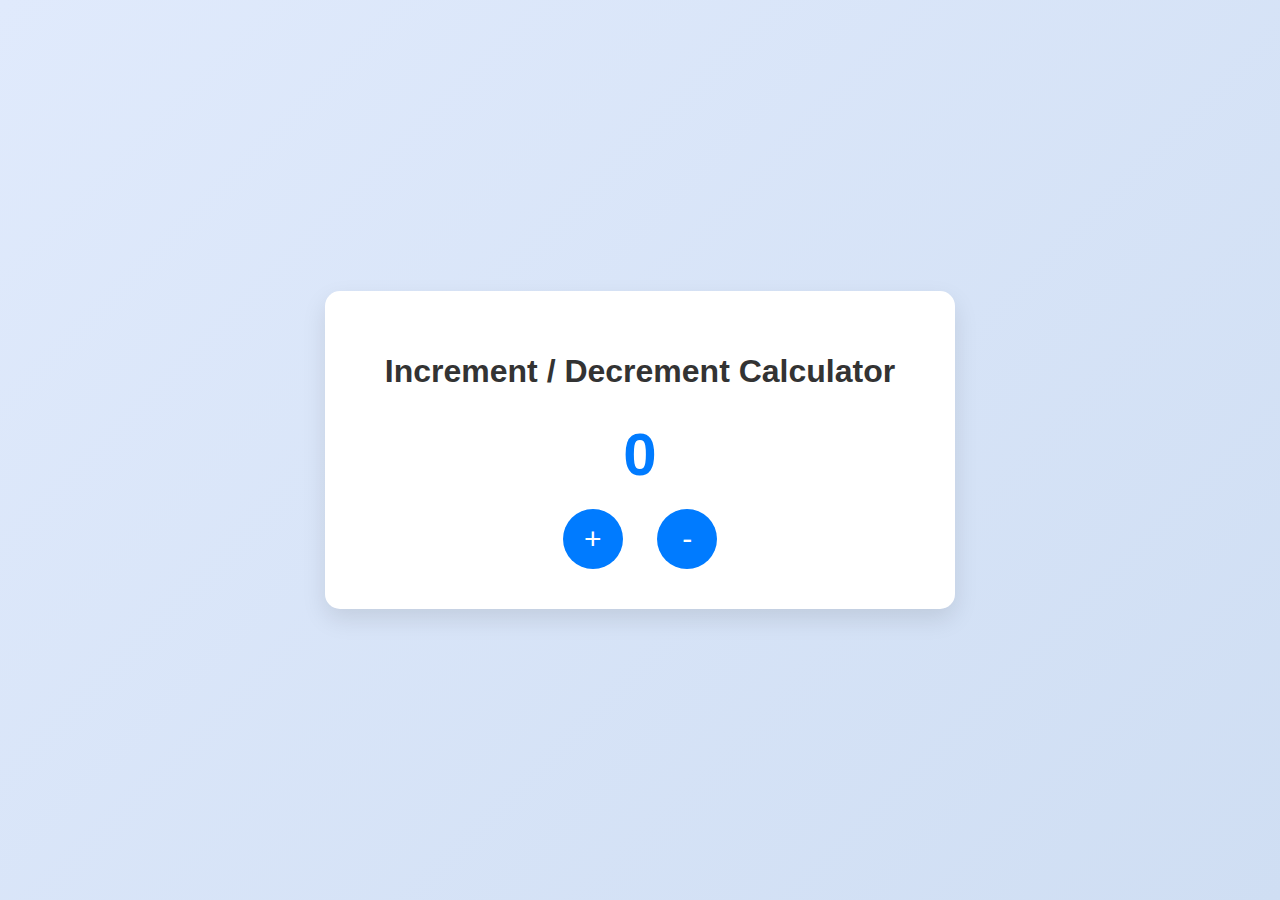
<file: Increment-Decrement-Calculator-using-js/index.html>
<!DOCTYPE html>
<html lang="en">

<head>
  <meta charset="UTF-8">
  <meta name="viewport" content="width=device-width, initial-scale=1.0">
  <title>JS</title>
  <link rel="stylesheet" href="style.css">
</head>

<body>

  <div class="container">
    <h1>Increment / Decrement Calculator</h1>
    <div id="counter">0</div>
    <button id="increment">+</button>
    <button id="decrement">-</button>
  </div>

  <script src="script.js"></script>
</body>

</html>
</file>
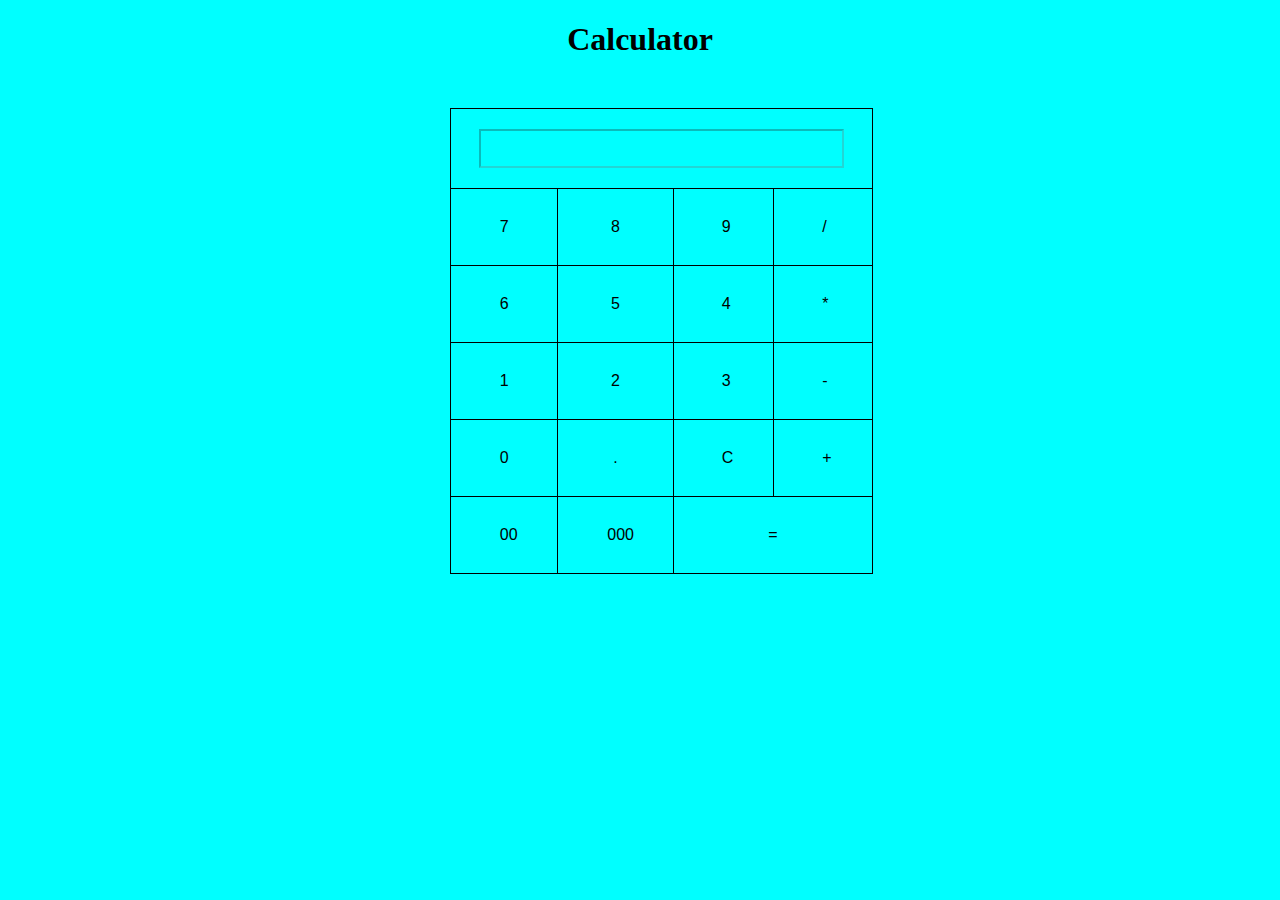
<file: calculator/calculator.html>
<!DOCTYPE html>
<html>
<head>
	<title>Calculator</title>
	<style type="text/css">
		body{
			text-align: center;
			background-color: #0ff;
		}
		input{
			margin: 10px;
			padding: 10px;
			background-color: #0ff;
			color: #000;
			width: 85%;
		}

		table {
			border-collapse: collapse;
			margin-top: 50px;
			margin-left: 35%;
		}

		table, th, td {
			border: 1px solid #000;
		}

		th, td {
			padding: 10px;
			text-align: center;
		}

		input[type=button] {
			background-color: #0ff;
			border: none;
			color: #000;
			padding: 15px 32px;
			text-align: center;
			text-decoration: none;
			display: inline-block;
			font-size: 16px;
			margin: 4px 2px;
			cursor: pointer;
		}
	</style>
</head>
<body>
	<h1>Calculator</h1>
	<table>
		<tr>
			<th colspan="4"><input type="text" id="result" disabled></th>
		</tr>
		<tr>
			<td><input type="button" value="7" onclick="appendToResult('7')"></td>
			<td><input type="button" value="8" onclick="appendToResult('8')"></td>
			<td><input type="button" value="9" onclick="appendToResult('9')"></td>
			<td><input type="button" value="/" onclick="appendToResult('/')"></td>
		</tr>
		<tr>
			<td><input type="button" value="6" onclick="appendToResult('6')"></td>
			<td><input type="button" value="5" onclick="appendToResult('5')"></td>
			<td><input type="button" value="4" onclick="appendToResult('4')"></td>
			<td><input type="button" value="*" onclick="appendToResult('*')"></td>
		</tr>
		<tr>
			<td><input type="button" value="1" onclick="appendToResult('1')"></td>
			<td><input type="button" value="2" onclick="appendToResult('2')"></td>
			<td><input type="button" value="3" onclick="appendToResult('3')"></td>
			<td><input type="button" value="-" onclick="appendToResult('-')"></td>
		</tr>
		<tr>
			<td><input type="button" value="0" onclick="appendToResult('0')"></td>
			<td><input type="button" value="." onclick="appendToResult('.')"></td>
			<td><input type="button" value="C" onclick="clearResult()"></td>
			<td><input type="button" value="+" onclick="appendToResult('+')"></td>
		</tr>
		<tr>
			<td><input type="button" value="00" onclick="appendToResult('00')"></td>
			<td><input type="button" value="000" onclick="appendToResult('000')"></td>
			<td colspan="2"><input type="button" value="=" onclick="calculateResult()"></td>
		</tr>
	</table>
	
	<script type="text/javascript">
		function appendToResult(char) {
			document.getElementById('result').value += char;
		}

		function clearResult() {
			document.getElementById('result').value = "";
		}

		function calculateResult() {
			var result = eval(document.getElementById('result').value);
			document.getElementById('result').value = result;
		}
	</script>
</body>
</html>
</file>
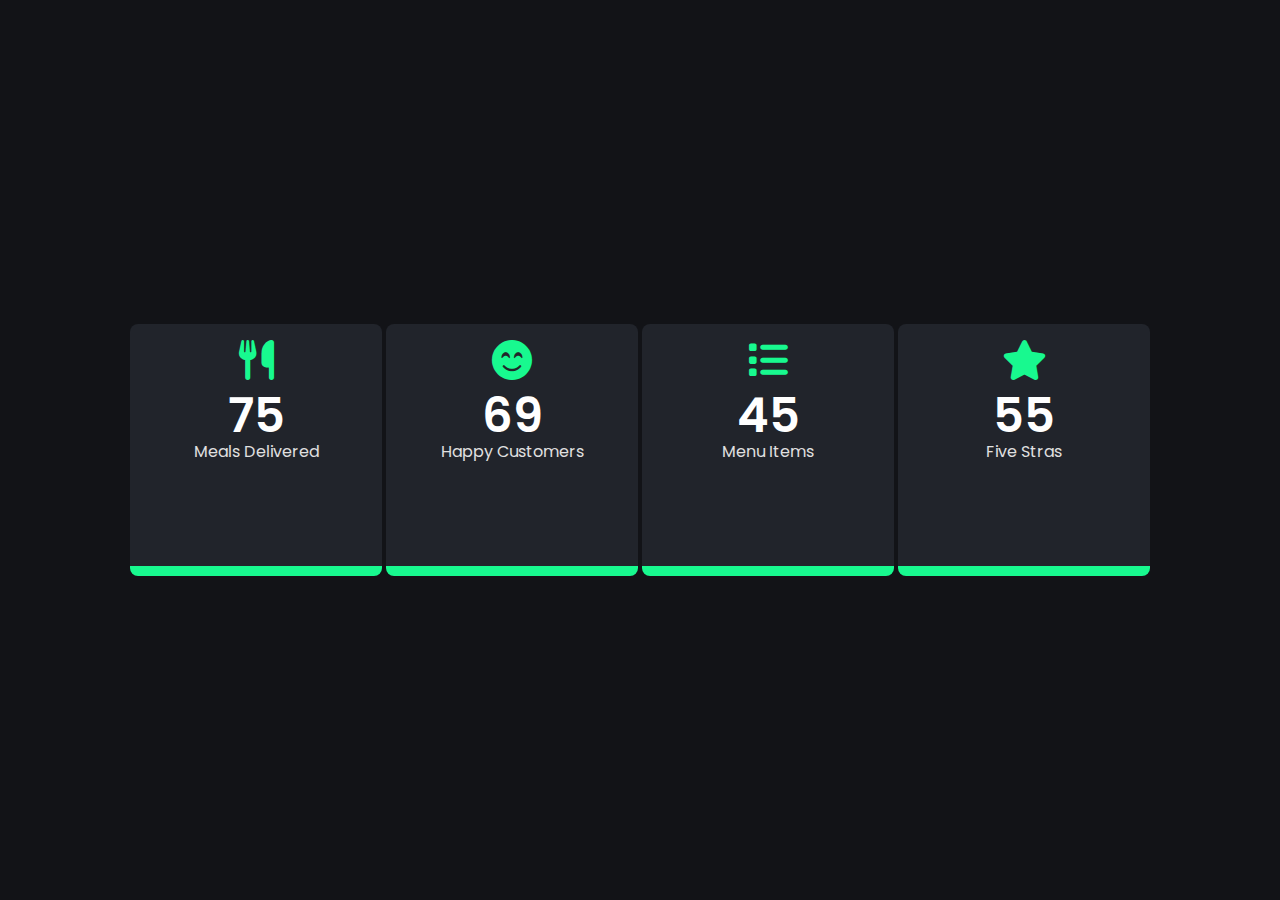
<file: Count-Number-Using-JS/number.html>
<!DOCTYPE html>
<html lang="en">
<head>
  <meta charset="UTF-8">
  <meta http-equiv="X-UA-Compatible" content="IE=edge">
  <meta name="viewport" content="width=device-width, initial-scale=1.0">
  <title>Number</title>
  <!-- style sheet -->
  <link rel="stylesheet" href="style.css">
  <!-- google icon -->
  <link rel="stylesheet" href="https://fonts.googleapis.com/css2?family=poppins:wght@400;600&display=swap">
  <!-- google font -->
  <link rel="stylesheet" href="https://cdnjs.cloudflare.com/ajax/libs/font-awesome/6.4.0/css/all.min.css">
</head>
<body>
  <div class="wrapper">
    <div class="container">
      <i class="fa-solid fa-utensils"></i>
      <span class="num" data-val="400">000</span>
      <span class="text">Meals Delivered</span>
    </div>

    <div class="container">
      <i class="fa-solid fa-smile-beam"></i>
      <span class="num" data-val="340">000</span>
      <span class="text">Happy Customers</span>
    </div>
    
    <div class="container">
      <i class="fa-solid fa-list"></i>
      <span class="num" data-val="225">000</span>
      <span class="text">Menu Items</span>
    </div>
    
    <div class="container">
      <i class="fa-solid fa-star"></i>
      <span class="num" data-val="280">000</span>
      <span class="text">Five Stras</span>
    </div>
  </div>

  <!-- Script -->
  <script src="script.js"></script>
</body>
</html>
</file>
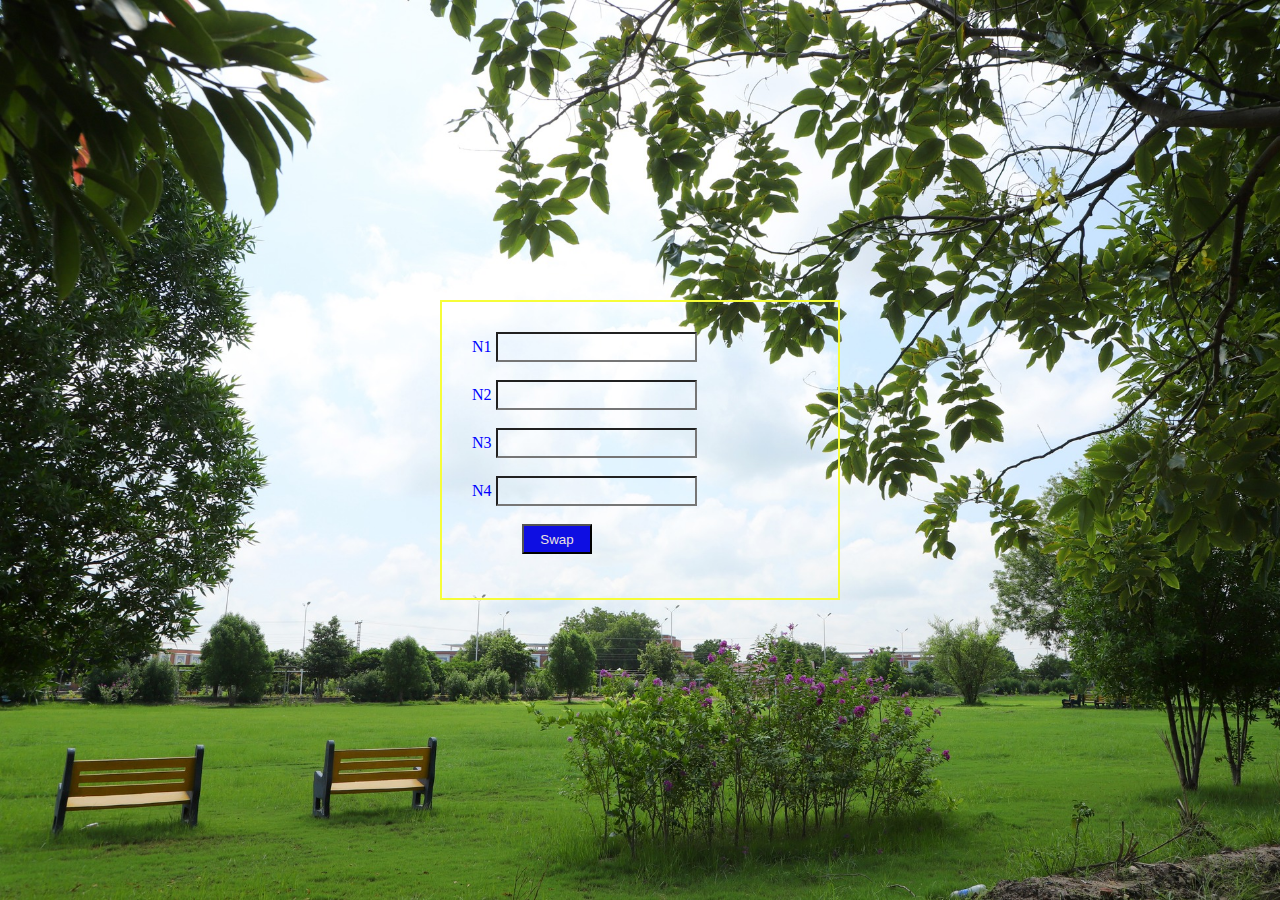
<file: Swap/swapq3.html>
<!DOCTYPE html>
<html lang="en">
  <head>
    <meta charset="UTF-8" />
    <meta http-equiv="X-UA-Compatible" content="IE=edge" />
    <meta name="viewport" content="width=device-width, initial-scale=1.0" />
    <title>Swap || jquery</title>
    <link rel="stylesheet" href="swapq3.css" />
    <script src="https://ajax.googleapis.com/ajax/libs/jquery/3.6.3/jquery.min.js"></script>
    <script src="swapq3.js"></script>
  </head>
  <body>
    <div class="form">
      <form name="f3" id="f3" method="post" action="">
        N1
        <input
          type="number"
          class="txt"
          name="n1"
          id="n1"
          min="1"
          max="30"
        /><br /><br />
        N2
        <input
          type="number"
          class="txt"
          name="n2"
          id="n2"
          min="31"
          max="60"
        /><br /><br />
        N3
        <input
          type="number"
          class="txt"
          name="n3"
          id="n3"
          min="61"
          max="80"
        /><br /><br />
        N4
        <input
          type="number"
          class="txt"
          name="n4"
          id="n4"
          min="81"
          max="100"
        /><br /><br />
        <input type="button" class="btn" value="Swap" id="b1" />
      </form>
    </div>
  </body>
</html>
</file>
<file: Increment-Decrement-Calculator-using-js/style.css>
/* style.css */

body {
  font-family: 'Segoe UI', Tahoma, Geneva, Verdana, sans-serif;
  background: linear-gradient(135deg, #e0eafc, #cfdef3);
  display: flex;
  align-items: center;
  justify-content: center;
  height: 100vh;
  margin: 0;
}

.container {
  text-align: center;
  background-color: #ffffff;
  padding: 40px 60px;
  border-radius: 15px;
  box-shadow: 0 10px 25px rgba(0, 0, 0, 0.1);
}

h1 {
  color: #333;
  margin-bottom: 30px;
}

#counter {
  font-size: 60px;
  color: #007BFF;
  margin: 20px 0;
  font-weight: bold;
}

button {
  font-size: 30px;
  width: 60px;
  height: 60px;
  margin: 0 15px;
  border: none;
  border-radius: 50%;
  cursor: pointer;
  background-color: #007BFF;
  color: white;
  transition: background-color 0.3s, transform 0.2s;
}

button:hover {
  background-color: #0056b3;
  transform: scale(1.1);
}

button:active {
  transform: scale(0.95);
}
</file>
<file: Count-Number-Using-JS/style.css>
*{
  padding: 0;
  margin: 0;
  box-sizing: border-box;
  font-family: "poppins", sans-serif;
}
body{
  background-color: #121317;
}
.wrapper{
  position: absolute;
  width: 80vw;
  transform: translate(-50%, -50%);
  top: 50%;
  left: 50%;
  display: flex;
  justify-content: space-around;
}
.container{
  width: 28vmin;
  height: 28vmin;
  display: flex;
  flex-direction: column;
  padding: 1em 0;
  position: relative;
  font-size: 16px;
  border-radius: 0.5em;
  background-color: #21242b;
  border-bottom: 10px solid #18f98f;
}
i{
  color: #18f98f;
  font-size: 2.5em;
  text-align: center;
}
span.num{
  color: #ffffff;
  display: grid;
  place-items: center;
  font-weight: 600;
  font-size: 3em;
}
span.text{
  color: #e0e0e0;
  font-size: 1em;
  text-align: center;
  pad: 0.7em 0;
  font-weight: 400;
  line-height: 0;
}
@media screen and (max-width: 1024px){
  .wrapper{
    width: 85vw;
  }
  .container{
    height: 26vmin;
    width: 26vmin;
    font-size: 12px;
  }
}
@media screen and (max-width: 768px){
  .wrapper{
    width: 90vw;
    flex-wrap: wrap;
    gap: 30px;
  }
  .container{
    width: calc(50% -40px);
    height: 30vmin;
    font-size: 14px;
  }
}
@media screen and (max-width: 480px){
  .wrapper{
    gap: 15px;
  }
  .container{
    width: 100%;
    height: 25vmin;
    font-size: 8px;
  }
}
</file>
<file: Swap/swapq3.css>
*{
  padding: 0;
  margin: 0;
  box-sizing: border-box;
}

div{
  display: flex;
  justify-content: center;
  align-items: center;
  background-image: url(beauty.jpg);
  background-size: cover;
  background-repeat: no-repeat;
  height: 100vh;
  width: 100%;
}

div > form{
  padding: 30px;
  margin: 200px;
  position: relative;
  width: 400px;
  height: 300px;
  color: blue;
  background: transparent;
  border: 2px solid rgb(246, 253, 57);
}

div > form > input.txt{
  text-align: center;
  height: 30px;
  width: 60%;
  color: rgb(17, 186, 181);
  background: transparent;
}

div > form > input.btn{
  text-align: center;
  margin-left: 50px;
  height: 30px;
  width: 70px;
  color: rgb(235, 225, 225);
  background-color: rgb(14, 14, 226);
}
</file>
